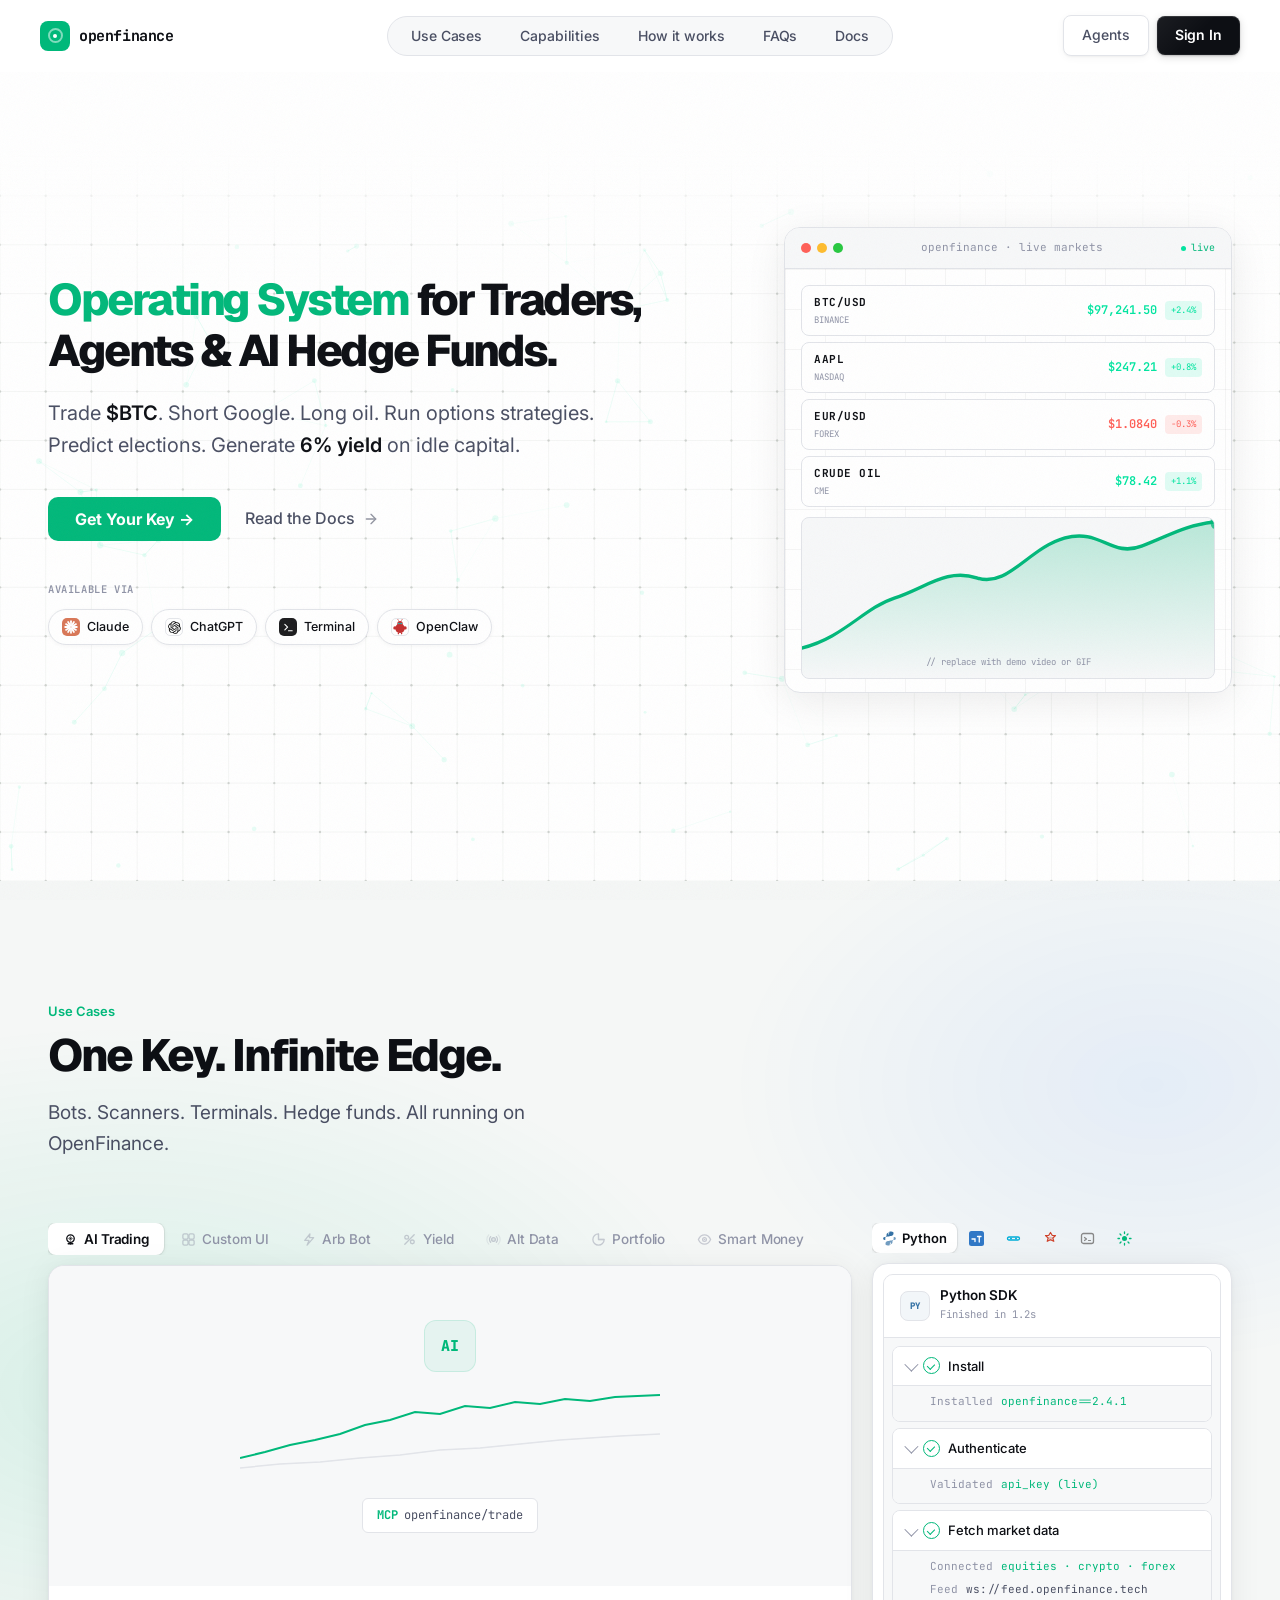
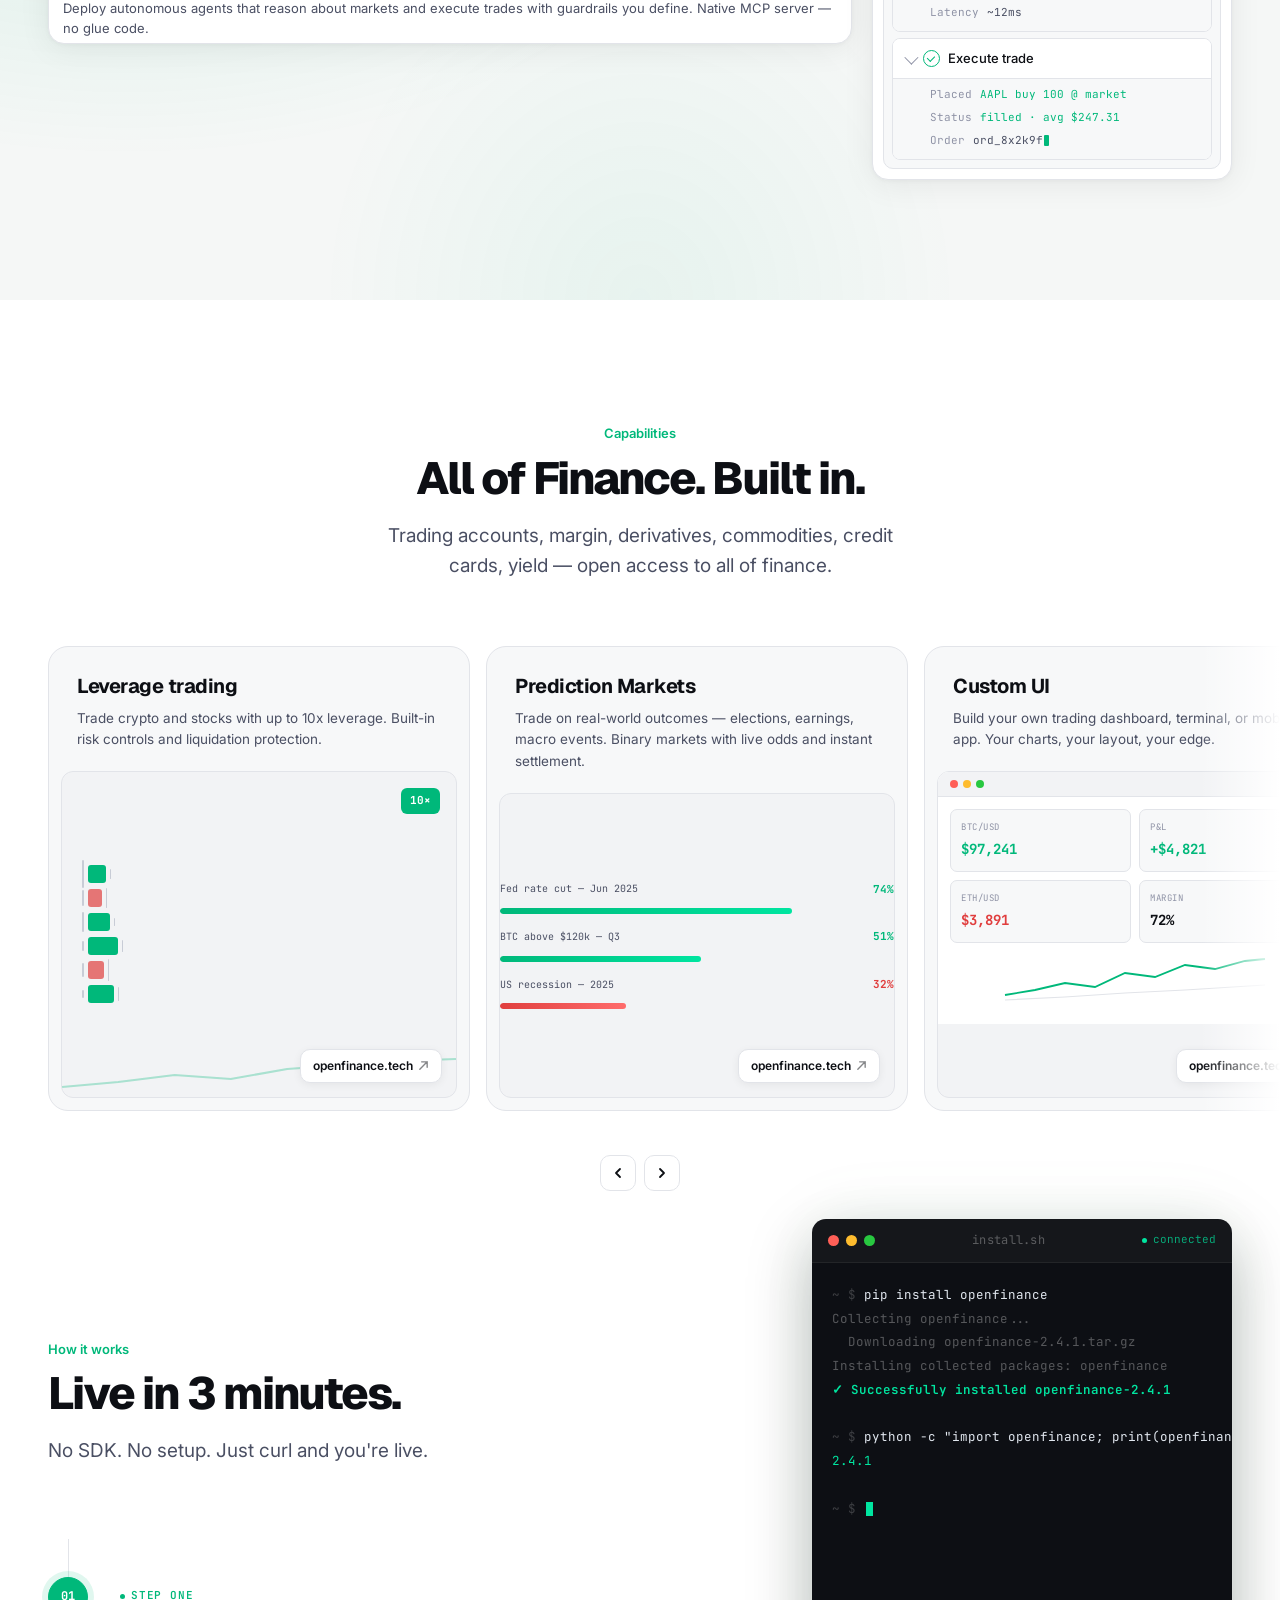
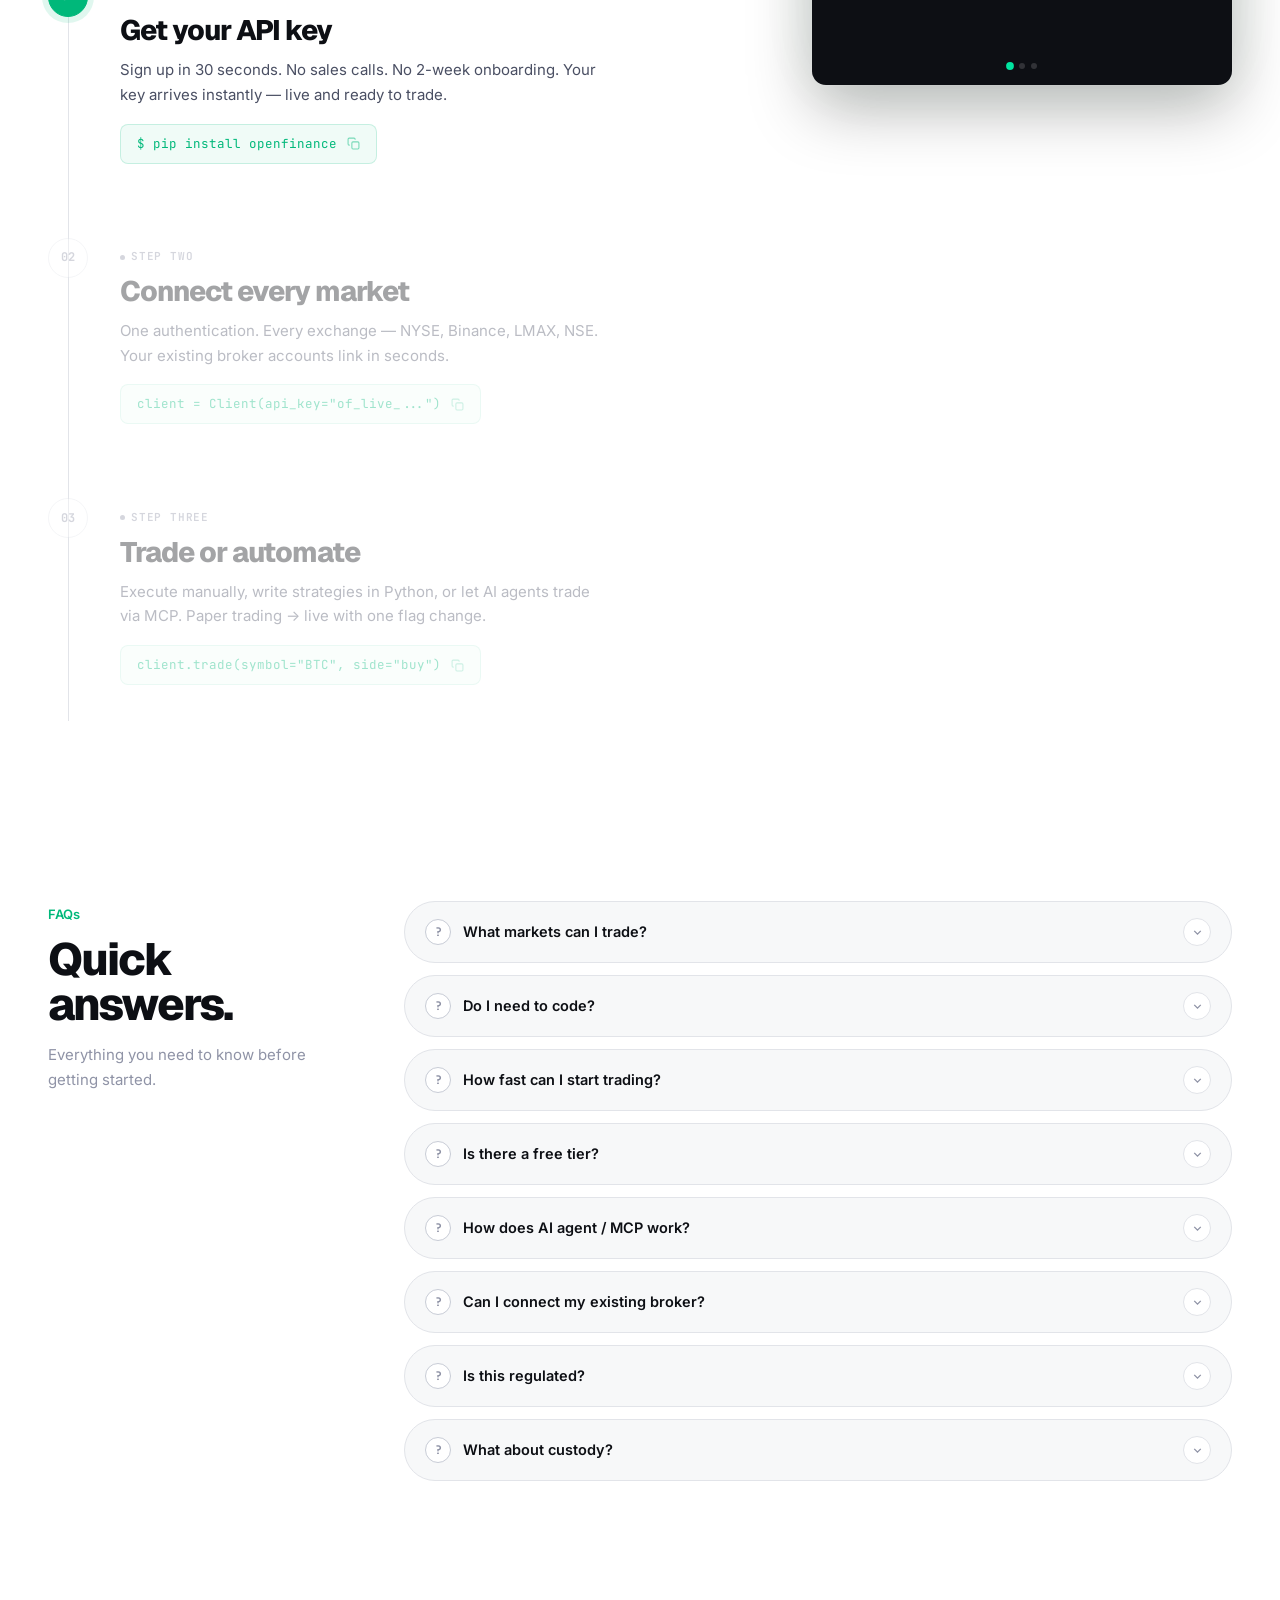
<file: index.html>
<!DOCTYPE html>
<html lang="en">
<head>
  <meta charset="UTF-8">
  <meta name="viewport" content="width=device-width, initial-scale=1.0">
  <title>OpenFinance — Every Market. One API.</title>
  <link rel="preconnect" href="https://fonts.googleapis.com">
  <link rel="preconnect" href="https://fonts.gstatic.com" crossorigin>
  <link href="https://fonts.googleapis.com/css2?family=Geist:wght@400;500;600;700;800;900&family=Inter:wght@400;500;600;700&family=JetBrains+Mono:wght@400;500;600;700&display=swap" rel="stylesheet">
  <link rel="stylesheet" href="global.css">
</head>
<body>

<div data-include="sections/nav.html"></div>
<div data-include="sections/hero.html"></div>
<div data-include="sections/usecases.html"></div>
<div data-include="sections/capabilities.html"></div>
<div data-include="sections/how-it-works.html"></div>
<div data-include="sections/faq.html"></div>
<div data-include="sections/footer.html"></div>

<script>
  // Load all section partials, then init scroll reveals
  function injectHTML(el, html) {
    el.outerHTML = html;
  }

  function runScripts(container) {
    container.querySelectorAll('script').forEach(oldScript => {
      const newScript = document.createElement('script');
      newScript.textContent = oldScript.textContent;
      oldScript.parentNode.replaceChild(newScript, oldScript);
    });
  }

  const includes = document.querySelectorAll('[data-include]');
  const promises = Array.from(includes).map(el =>
    fetch(el.dataset.include)
      .then(r => r.text())
      .then(html => {
        const tmp = document.createElement('div');
        tmp.innerHTML = html;
        el.replaceWith(tmp);
        runScripts(tmp);
      })
  );

  Promise.all(promises).then(() => {
    // Scroll to hash if present (handles cross-page nav from agents etc.)
    if (window.location.hash) {
      const target = document.querySelector(window.location.hash);
      if (target) setTimeout(() => target.scrollIntoView({ behavior: 'smooth' }), 100);
    }

    const reveals = document.querySelectorAll('.reveal');
    const observer = new IntersectionObserver((entries) => {
      entries.forEach((entry, i) => {
        if (entry.isIntersecting) {
          setTimeout(() => entry.target.classList.add('visible'), i * 80);
          observer.unobserve(entry.target);
        }
      });
    }, { threshold: 0.1, rootMargin: '0px 0px -40px 0px' });
    reveals.forEach(el => observer.observe(el));
  });
</script>

</body>
</html>
</file>
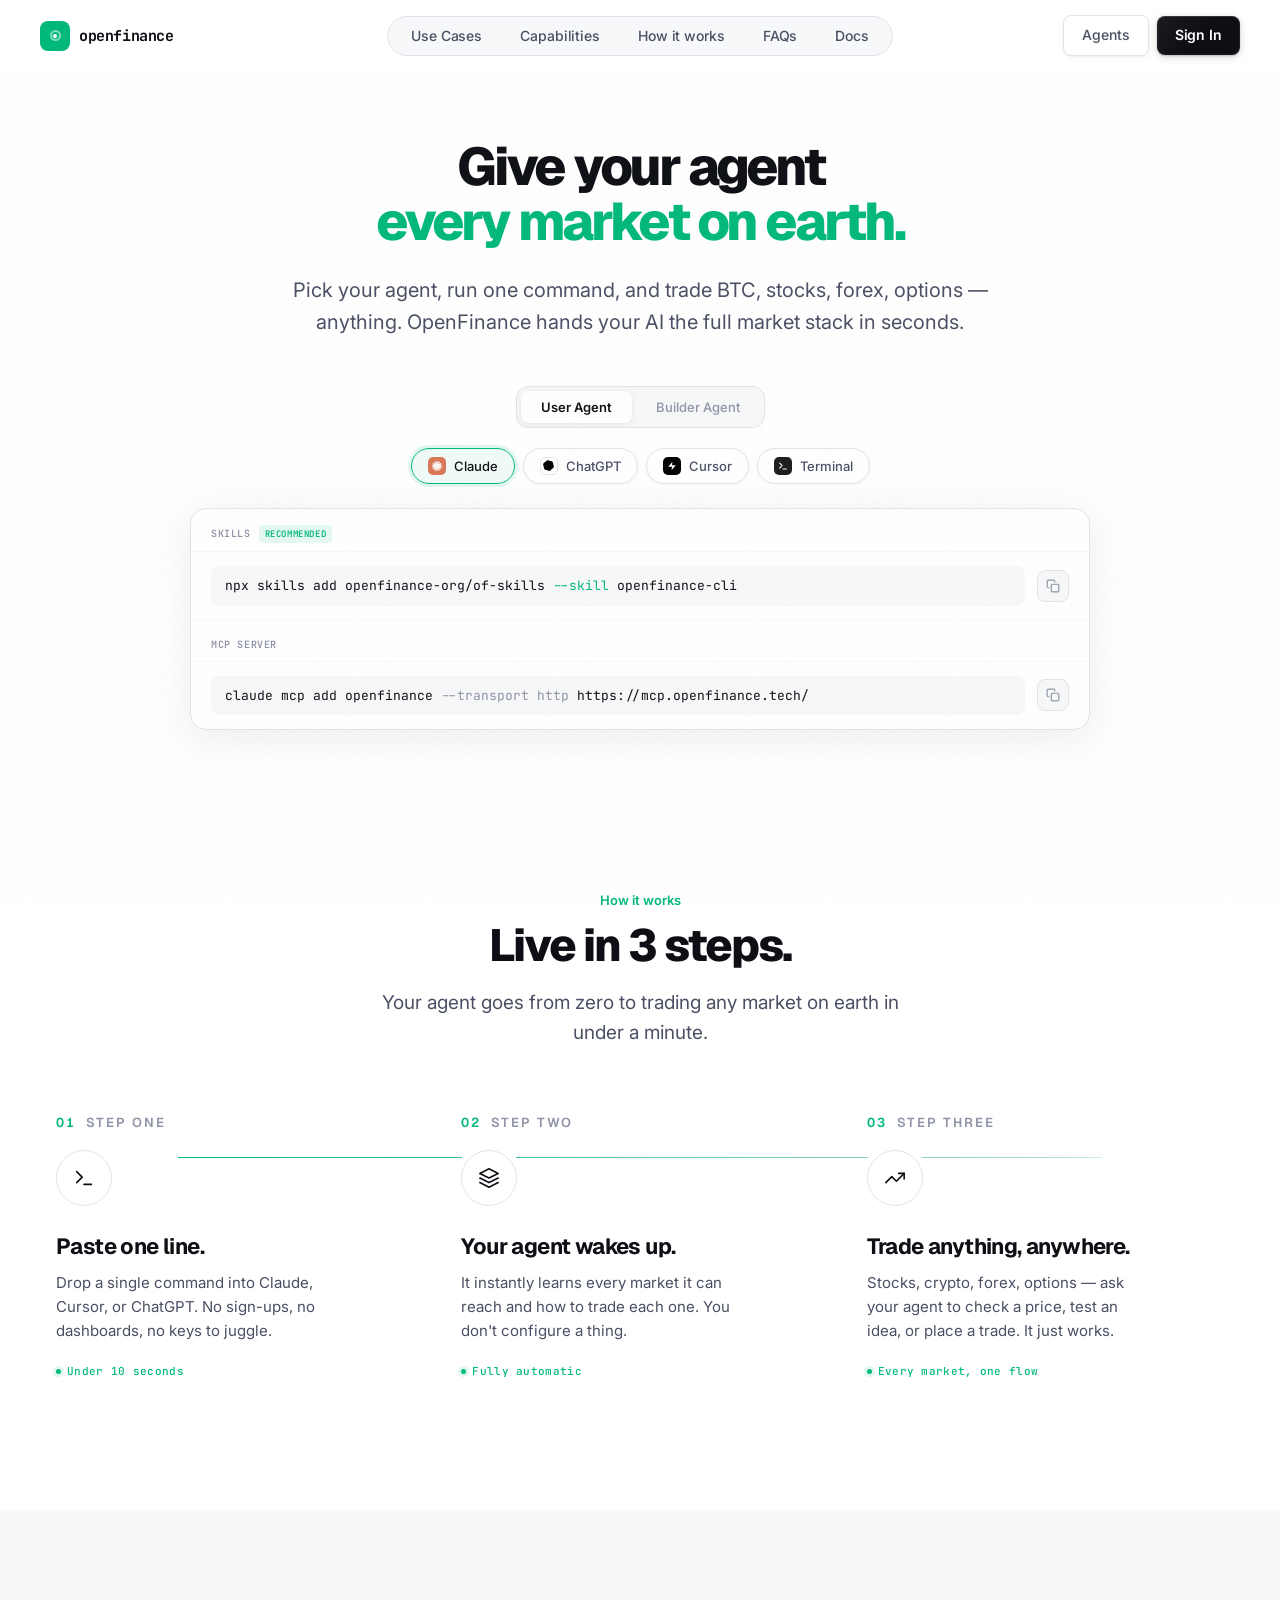
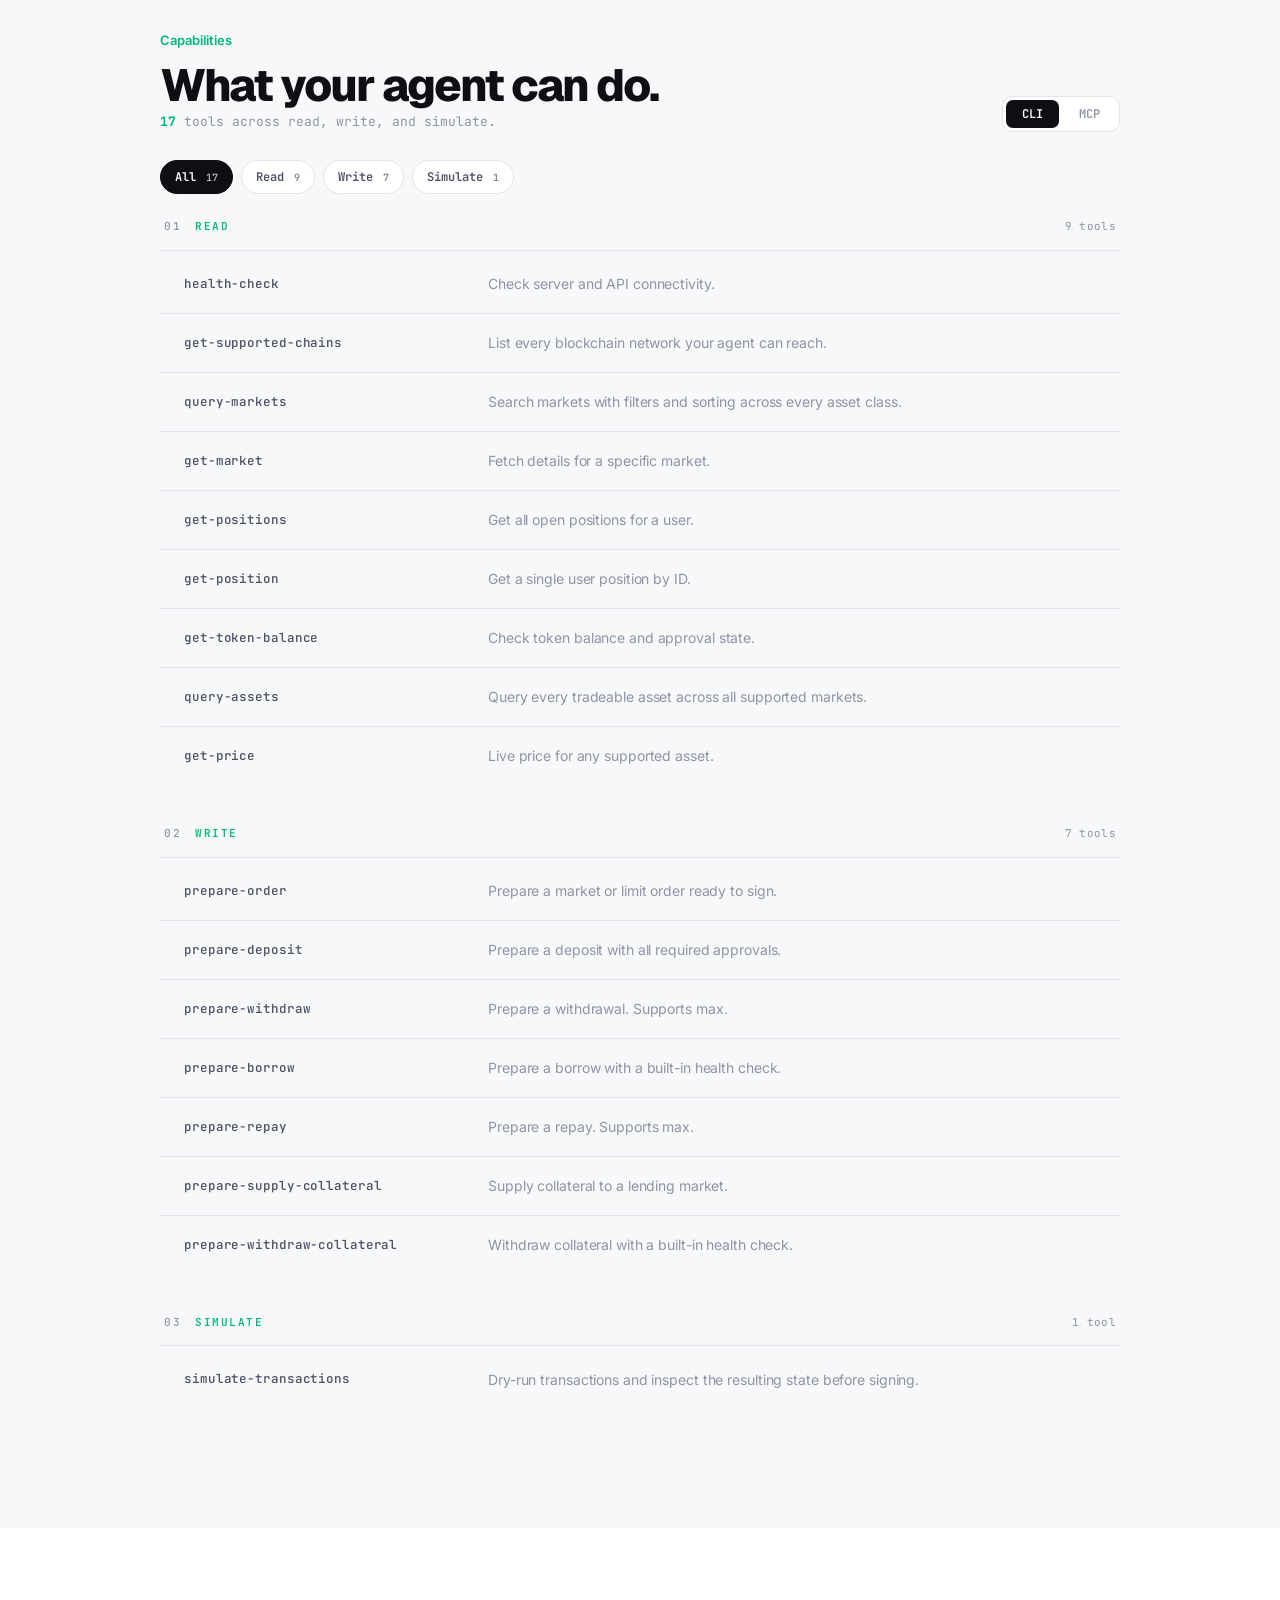
<file: agents.html>
<!DOCTYPE html>
<html lang="en">
<head>
  <meta charset="UTF-8">
  <meta name="viewport" content="width=device-width, initial-scale=1.0">
  <title>OpenFinance Agents — Give your agent every market on earth.</title>
  <link rel="preconnect" href="https://fonts.googleapis.com">
  <link rel="preconnect" href="https://fonts.gstatic.com" crossorigin>
  <link href="https://fonts.googleapis.com/css2?family=Geist:wght@400;500;600;700;800;900&family=Inter:wght@400;500;600;700&family=JetBrains+Mono:wght@400;500;600;700&display=swap" rel="stylesheet">
  <link rel="stylesheet" href="global.css">
  <style>
    /* ── PAGE RESET ── */
    *, *::before, *::after { box-sizing: border-box; margin: 0; padding: 0; }

    body {
      background: #ffffff;
      color: var(--text-primary);
      font-family: var(--font-body);
      -webkit-font-smoothing: antialiased;
      overflow-x: hidden;
    }

    /* ── HERO ── */
    .agents-hero {
      position: relative;
      display: flex;
      align-items: center;
      justify-content: center;
      padding: 140px 48px 40px;
      overflow: hidden;
      background: #fff;
    }

    /* Animated grid background */


    .hero-content {
      position: relative;
      z-index: 1;
      text-align: center;
      max-width: 1280px;
      width: 100%;
    }

    .hero-badge {
      display: inline-flex; align-items: center; gap: 8px;
      background: rgba(0,184,122,0.08);
      border: 1px solid rgba(0,184,122,0.2);
      border-radius: 100px; padding: 6px 14px 6px 8px;
      margin-bottom: 32px;
      opacity: 0; animation: fadeUp 0.5s ease 0.1s forwards;
    }
    .hero-badge-dot {
      width: 6px; height: 6px; border-radius: 50%; background: var(--accent);
      animation: pulse-green 2s ease infinite;
    }
    .hero-badge-text {
      font-family: var(--font-mono); font-size: 11px; font-weight: 600;
      letter-spacing: 0.5px; color: var(--accent); text-transform: uppercase;
    }

    .hero-h1 {
      font-family: var(--font-display);
      font-size: clamp(28.5px, 4.125vw, 57px);
      font-weight: 800;
      letter-spacing: -3px;
      line-height: 1.04;
      color: var(--text-primary);
      margin-bottom: 24px;
      opacity: 0; animation: fadeUp 0.7s cubic-bezier(0.22,1,0.36,1) 0.2s forwards;
    }
    .hero-h1 em { font-style: normal; color: var(--accent); }

    .hero-sub {
      font-size: 20px; font-weight: 400;
      color: var(--text-secondary); line-height: 1.6;
      max-width: 780px; margin: 0 auto 48px;
      opacity: 0; animation: fadeUp 0.6s ease 0.35s forwards;
    }

    /* ── AGENT + CLIENT SELECTOR ── */
    .selector-wrap {
      opacity: 0; animation: fadeUp 0.6s ease 0.45s forwards;
    }

    .selector-tabs {
      display: inline-flex; gap: 4px;
      background: var(--bg-elevated); border: 1px solid var(--border);
      border-radius: 12px; padding: 4px; margin-bottom: 20px;
    }
    .selector-tab {
      font-family: var(--font-body); font-size: 13px; font-weight: 500;
      color: var(--text-muted); background: transparent; border: none;
      padding: 8px 20px; border-radius: 8px; cursor: pointer;
      transition: all 0.2s ease;
    }
    .selector-tab.active {
      background: #fff; color: var(--text-primary);
      box-shadow: 0 1px 6px rgba(0,0,0,0.08);
      font-weight: 600;
    }

    /* Client pills */
    .client-pills {
      display: flex; justify-content: center; gap: 8px;
      flex-wrap: wrap; margin-bottom: 24px;
    }
    .client-pill {
      display: inline-flex; align-items: center; gap: 8px;
      padding: 8px 16px; border-radius: 100px;
      border: 1px solid var(--border); background: #fff;
      font-family: var(--font-body); font-size: 13px; font-weight: 500;
      color: var(--text-secondary); cursor: pointer;
      transition: all 0.2s ease;
      box-shadow: 0 1px 4px rgba(0,0,0,0.04);
    }
    .client-pill:hover { border-color: var(--border-highlight); transform: translateY(-1px); box-shadow: 0 4px 12px rgba(0,0,0,0.08); }
    .client-pill.active {
      border-color: var(--accent); background: rgba(0,184,122,0.06);
      color: var(--text-primary);
      box-shadow: 0 0 0 3px rgba(0,184,122,0.12);
    }
    .client-icon {
      width: 18px; height: 18px; border-radius: 5px;
      display: flex; align-items: center; justify-content: center; flex-shrink: 0;
    }

    /* Command panel */
    .command-panel {
      background: #fff;
      border: 1px solid var(--border);
      border-radius: 16px;
      overflow: hidden;
      max-width: 900px;
      margin: 0 auto;
      box-shadow: 0 8px 40px rgba(0,0,0,0.07);
    }

    .cmd-section { display: none; }
    .cmd-section.active { display: block; }

    .cmd-block {
      padding: 0;
    }

    .cmd-label {
      font-family: var(--font-mono); font-size: 10px; font-weight: 600;
      letter-spacing: 0.6px; text-transform: uppercase;
      color: var(--text-muted); padding: 16px 20px 8px;
      border-bottom: 1px solid var(--bg-elevated);
      display: flex; align-items: center; gap: 8px;
    }
    .cmd-label-badge {
      background: rgba(0,184,122,0.1); color: var(--accent);
      font-size: 9px; padding: 2px 6px; border-radius: 4px;
    }

    .cmd-row {
      display: flex; align-items: center;
      padding: 14px 20px; gap: 12px;
      border-bottom: 1px solid var(--bg-elevated);
    }
    .cmd-row:last-child { border-bottom: none; }

    .cmd-text {
      flex: 1; font-family: var(--font-mono); font-size: 13px;
      color: var(--text-primary); text-align: left;
      background: var(--bg-elevated); border-radius: 8px;
      padding: 10px 14px; line-height: 1.5;
    }
    .cmd-text .cmd-dim { color: var(--text-muted); }
    .cmd-text .cmd-green { color: var(--accent); }

    .cmd-copy {
      width: 32px; height: 32px; flex-shrink: 0;
      background: var(--bg-elevated); border: 1px solid var(--border);
      border-radius: 8px; cursor: pointer; display: flex;
      align-items: center; justify-content: center;
      color: var(--text-muted); transition: all 0.15s;
    }
    .cmd-copy:hover { background: var(--bg-card); color: var(--text-primary); }
    .cmd-copy.copied { background: rgba(0,184,122,0.1); border-color: rgba(0,184,122,0.3); color: var(--accent); }

    /* ── HOW IT WORKS ── */
    .hiw-section {
      padding: var(--section-gap) 48px;
      max-width: 1280px; margin: 0 auto;
    }

    .hiw-header {
      text-align: center; margin-bottom: 40px;
    }

    .hiw-steps {
      position: relative;
      display: grid; grid-template-columns: repeat(3, 1fr);
      gap: 32px;
      padding: 24px 0 8px;
    }

    /* Connective thread running through all three steps */
    .hiw-thread {
      position: absolute;
      top: 68px; left: 11%; right: 11%;
      height: 1px;
      background: linear-gradient(90deg,
        transparent 0%,
        var(--border) 8%,
        var(--border) 92%,
        transparent 100%);
      z-index: 0;
      pointer-events: none;
    }
    .hiw-thread::after {
      content: '';
      position: absolute; inset: 0;
      background: linear-gradient(90deg, var(--accent), rgba(0,184,122,0.2));
      transform: scaleX(0); transform-origin: left center;
      transition: transform 1.6s cubic-bezier(.22,.61,.36,1);
    }
    .hiw-thread.draw::after { transform: scaleX(1); }

    .hiw-step {
      position: relative;
      padding: 0 8px;
      opacity: 0; transform: translateY(24px);
      z-index: 1;
    }

    /* Oversized numeral as typographic anchor */
    .hiw-numeral {
      font-family: var(--font-display);
      font-size: 13px; font-weight: 600;
      letter-spacing: 2px;
      color: var(--text-muted);
      margin-bottom: 16px;
      font-variant-numeric: tabular-nums;
      text-transform: uppercase;
    }
    .hiw-numeral span {
      color: var(--accent); margin-right: 10px;
    }

    /* Circular node that sits on the thread */
    .hiw-node {
      width: 56px; height: 56px; border-radius: 50%;
      background: #fff;
      border: 1px solid var(--border);
      display: flex; align-items: center; justify-content: center;
      color: var(--text-primary);
      margin-bottom: 28px;
      position: relative;
      transition: all 0.4s cubic-bezier(.22,.61,.36,1);
      box-shadow: 0 0 0 6px #fff;
    }
    .hiw-node::before {
      content: ''; position: absolute; inset: -1px;
      border-radius: 50%;
      background: conic-gradient(from 0deg, transparent, var(--accent), transparent);
      opacity: 0; transition: opacity 0.5s;
      z-index: -1;
      padding: 1px;
      -webkit-mask: linear-gradient(#fff 0 0) content-box, linear-gradient(#fff 0 0);
              mask: linear-gradient(#fff 0 0) content-box, linear-gradient(#fff 0 0);
      -webkit-mask-composite: xor;
              mask-composite: exclude;
    }
    .hiw-step:hover .hiw-node {
      border-color: var(--accent);
      color: var(--accent);
      transform: translateY(-2px);
    }
    .hiw-step:hover .hiw-node::before { opacity: 1; animation: spin 3s linear infinite; }
    @keyframes spin { to { transform: rotate(360deg); } }

    .hiw-title {
      font-family: var(--font-display);
      font-size: 22px; font-weight: 700;
      letter-spacing: -0.6px; color: var(--text-primary);
      margin-bottom: 12px;
      line-height: 1.15;
    }

    .hiw-desc {
      font-size: 15px; color: var(--text-secondary);
      line-height: 1.6;
      max-width: 32ch;
    }

    /* Kicker tag — small affirming phrase under description */
    .hiw-kicker {
      margin-top: 20px;
      display: inline-flex; align-items: center; gap: 6px;
      font-family: var(--font-mono);
      font-size: 11px; font-weight: 500;
      color: var(--accent);
      letter-spacing: 0.3px;
    }
    .hiw-kicker::before {
      content: ''; width: 5px; height: 5px; border-radius: 50%;
      background: var(--accent);
      box-shadow: 0 0 0 3px rgba(0,184,122,0.12);
    }

    /* Reveal animation applied via JS when in view */
    .hiw-step.in-view {
      opacity: 1; transform: translateY(0);
      transition: opacity 0.8s cubic-bezier(.22,.61,.36,1), transform 0.8s cubic-bezier(.22,.61,.36,1);
    }

    /* ── TOOLS TABLE ── */
    .tools-section {
      padding: var(--section-gap) 48px;
      background: var(--bg-elevated);
    }
    .tools-inner {
      max-width: 960px; margin: 0 auto;
    }

    .tools-header {
      display: flex; align-items: flex-end; justify-content: space-between;
      margin-bottom: 28px; flex-wrap: wrap; gap: 20px;
    }

    .tools-count {
      font-family: var(--font-mono); font-size: 13px;
      color: var(--text-muted);
    }
    .tools-count span { color: var(--accent); font-weight: 700; }

    .tools-tabs {
      display: flex; gap: 4px;
      background: #fff; border: 1px solid var(--border);
      border-radius: 10px; padding: 3px;
    }
    .tools-tab {
      font-family: var(--font-mono); font-size: 12px; font-weight: 600;
      color: var(--text-muted); background: transparent; border: none;
      padding: 6px 16px; border-radius: 7px; cursor: pointer;
      transition: all 0.15s;
    }
    .tools-tab.active {
      background: var(--text-primary); color: #fff;
    }

    /* Filter pills — All / Read / Write / Simulate */
    .tools-filters {
      display: flex; flex-wrap: wrap; gap: 8px;
      margin-bottom: 24px;
    }
    .tools-filter {
      display: inline-flex; align-items: center; gap: 8px;
      background: #fff;
      border: 1px solid var(--border);
      border-radius: 100px;
      padding: 8px 14px;
      font-family: var(--font-mono); font-size: 12px; font-weight: 600;
      color: var(--text-secondary);
      cursor: pointer;
      transition: all 0.2s cubic-bezier(.22,.61,.36,1);
      position: relative;
    }
    .tools-filter:hover {
      border-color: var(--text-muted); color: var(--text-primary);
    }
    .tools-filter[aria-pressed="true"] {
      background: var(--text-primary);
      border-color: var(--text-primary);
      color: #fff;
    }
    .tools-filter-count {
      font-size: 10px;
      font-variant-numeric: tabular-nums;
      opacity: 0.7;
      margin-left: 2px;
    }

    /* Refined table — open, no outer chrome */
    .tools-table {
      background: transparent;
      border: none;
      border-radius: 0;
      overflow: visible;
    }

    .tools-group {
      position: relative;
    }
    .tools-group + .tools-group {
      margin-top: 40px;
    }

    /* Group header — echoes the site's section-label pattern at a smaller scale */
    .tools-group-head {
      display: flex; align-items: baseline;
      gap: 14px;
      padding: 0 4px 14px;
      margin-bottom: 4px;
      border-bottom: 1px solid var(--border);
    }
    .tools-group-numeral {
      font-family: var(--font-mono);
      font-size: 11px; font-weight: 500;
      font-variant-numeric: tabular-nums;
      color: var(--text-muted);
      letter-spacing: 1.5px;
    }
    .tools-group-name {
      font-family: var(--font-mono);
      font-size: 11px; font-weight: 600;
      letter-spacing: 1.5px;
      color: var(--accent);
      text-transform: uppercase;
    }
    .tools-group-count {
      margin-left: auto;
      font-family: var(--font-mono);
      font-size: 11px; font-weight: 400;
      font-variant-numeric: tabular-nums;
      color: var(--text-muted);
      letter-spacing: 0.3px;
    }

    /* Row — open, separated by hairlines */
    .tool-row {
      position: relative;
      display: grid;
      grid-template-columns: minmax(220px, 280px) 1fr auto;
      align-items: center;
      gap: 24px;
      padding: 16px 20px 16px 24px;
      border-bottom: 1px solid var(--border);
      transition: background 0.3s ease, padding-left 0.4s cubic-bezier(.22,.61,.36,1);
    }
    .tools-group .tool-row:last-of-type { border-bottom: none; }

    /* Hover — thin horizontal rule slides in at the left as a typographic mark */
    .tool-row::before {
      content: '';
      position: absolute; left: 4px; top: 50%;
      width: 12px; height: 1px;
      background: var(--text-secondary);
      transform: translateY(-50%) scaleX(0);
      transform-origin: left center;
      transition: transform 0.4s cubic-bezier(.22,.61,.36,1);
    }
    .tool-row:hover {
      background: rgba(10,15,28,0.02);
      padding-left: 42px;
    }
    .tool-row:hover::before { transform: translateY(-50%) scaleX(1); }

    .tool-name {
      font-family: var(--font-mono);
      font-size: 12.5px; font-weight: 500;
      color: var(--text-secondary);
      letter-spacing: -0.1px;
      white-space: nowrap; overflow: hidden; text-overflow: ellipsis;
      min-width: 0;
      transition: color 0.25s ease;
    }
    .tool-row:hover .tool-name { color: var(--text-primary); }

    .tool-desc {
      font-size: 14px;
      color: var(--text-muted);
      line-height: 1.5;
      letter-spacing: -0.1px;
      transition: color 0.25s ease;
    }
    .tool-row:hover .tool-desc { color: var(--text-secondary); }

    .tool-copy {
      display: inline-flex; align-items: center; gap: 6px;
      background: transparent; border: none;
      padding: 6px 10px;
      border-radius: 6px;
      font-family: var(--font-mono);
      font-size: 11px; font-weight: 500;
      letter-spacing: 0.3px;
      text-transform: uppercase;
      color: var(--text-muted);
      cursor: pointer;
      opacity: 0;
      transform: translateX(-6px);
      transition: opacity 0.25s, transform 0.25s, color 0.2s, background 0.2s;
      white-space: nowrap;
    }
    .tool-row:hover .tool-copy { opacity: 1; transform: translateX(0); }
    .tool-copy:hover {
      color: var(--text-primary);
      background: rgba(10,15,28,0.05);
    }
    .tool-copy.copied { color: var(--accent); }

    .tool-row.is-hidden { display: none; }
    .tools-group.is-hidden { display: none; }

    .tools-empty {
      text-align: center;
      padding: 60px 20px;
      font-family: var(--font-mono);
      font-size: 13px;
      color: var(--text-muted);
      display: none;
    }
    .tools-empty.show { display: block; }

    /* ── ANIMATIONS ── */
    @keyframes fadeUp {
      from { opacity: 0; transform: translateY(16px); }
      to   { opacity: 1; transform: translateY(0); }
    }
    @keyframes pulse-green {
      0%, 100% { box-shadow: 0 0 0 0 rgba(0,184,122,0.4); }
      50%       { box-shadow: 0 0 0 5px rgba(0,184,122,0); }
    }
    @keyframes pulse-dot {
      0%, 100% { opacity: 1; box-shadow: 0 0 12px var(--accent); }
      50%       { opacity: 0.6; box-shadow: 0 0 4px var(--accent); }
    }

    .reveal {
      opacity: 0; transform: translateY(24px);
      transition: all 0.7s cubic-bezier(0.22,1,0.36,1);
    }
    .reveal.visible { opacity: 1; transform: translateY(0); }

    /* ── RESPONSIVE ── */
    @media (max-width: 960px) {
      .agents-hero { padding: 120px 24px 32px; }
      .hiw-section { padding: 60px 24px; }
      .hiw-steps { grid-template-columns: 1fr; gap: 48px; padding-top: 16px; }
      .hiw-thread { display: none; }
      .hiw-node { box-shadow: none; }
      .tools-section { padding: 60px 24px; }
    }

    @media (max-width: 640px) {
      .hero-h1 { letter-spacing: -2px; }
      .tools-header { flex-direction: column; align-items: flex-start; }
      .tool-row {
        grid-template-columns: 1fr auto;
        grid-template-areas:
          "name copy"
          "desc desc";
        gap: 4px 12px;
        padding: 14px 18px;
      }
      .tool-row .tool-name { grid-area: name; }
      .tool-row .tool-desc { grid-area: desc; font-size: 13px; }
      .tool-row .tool-copy {
        grid-area: copy;
        opacity: 1; transform: none;
        padding: 2px 6px;
      }
      .tools-group-head { padding: 16px 18px 8px; }
    }
  </style>
</head>
<body>

<div data-include="sections/nav.html"></div>
<script>
  (function() {
    function loadIncludes() {
      document.querySelectorAll('[data-include]').forEach(el => {
        fetch(el.dataset.include).then(r => r.text()).then(html => {
          const tmp = document.createElement('div');
          tmp.innerHTML = html;
          el.replaceWith(tmp);
          tmp.querySelectorAll('script').forEach(old => {
            const s = document.createElement('script');
            s.textContent = old.textContent;
            old.parentNode.replaceChild(s, old);
          });
        });
      });
    }
    if (document.readyState === 'loading') {
      document.addEventListener('DOMContentLoaded', loadIncludes);
    } else {
      loadIncludes();
    }
  })();
</script>

<!-- ── HERO ── -->
<section class="agents-hero">

  <div class="hero-content">
    <h1 class="hero-h1">
      Give your agent<br><em>every market on earth.</em>
    </h1>

    <p class="hero-sub">
      Pick your agent, run one command, and trade BTC, stocks, forex, options — anything. OpenFinance hands your AI the full market stack in seconds.
    </p>

    <!-- Agent type tabs -->
    <div class="selector-wrap">
      <div class="selector-tabs" id="agentTypeTabs">
        <button class="selector-tab active" data-type="user">User Agent</button>
        <button class="selector-tab" data-type="builder">Builder Agent</button>
      </div>

      <!-- Client pills -->
      <div class="client-pills" id="clientPills">
        <button class="client-pill active" data-client="claude">
          <div class="client-icon" style="background:#d97757;overflow:hidden;">
            <svg width="12" height="12" viewBox="0 0 100 100" xmlns="http://www.w3.org/2000/svg"><g transform="translate(50,50)"><rect x="-5.5" y="-42" width="11" height="40" rx="5.5" fill="white" transform="rotate(0)"/><rect x="-5.5" y="-42" width="11" height="37" rx="5.5" fill="white" transform="rotate(30)"/><rect x="-5.5" y="-42" width="11" height="37" rx="5.5" fill="white" transform="rotate(60)"/><rect x="-5.5" y="-42" width="11" height="40" rx="5.5" fill="white" transform="rotate(90)"/><rect x="-5.5" y="-42" width="11" height="37" rx="5.5" fill="white" transform="rotate(120)"/><rect x="-5.5" y="-42" width="11" height="37" rx="5.5" fill="white" transform="rotate(150)"/><rect x="-5.5" y="-42" width="11" height="40" rx="5.5" fill="white" transform="rotate(180)"/><rect x="-5.5" y="-42" width="11" height="37" rx="5.5" fill="white" transform="rotate(210)"/><rect x="-5.5" y="-42" width="11" height="37" rx="5.5" fill="white" transform="rotate(240)"/><rect x="-5.5" y="-42" width="11" height="40" rx="5.5" fill="white" transform="rotate(270)"/><rect x="-5.5" y="-42" width="11" height="37" rx="5.5" fill="white" transform="rotate(300)"/><rect x="-5.5" y="-42" width="11" height="37" rx="5.5" fill="white" transform="rotate(330)"/></g></svg>
          </div>
          Claude
        </button>
        <button class="client-pill" data-client="chatgpt">
          <div class="client-icon" style="background:#fff;border:1px solid #e5e7eb;">
            <svg width="11" height="11" viewBox="0 0 41 41" fill="none"><path d="M37.532 16.87a9.963 9.963 0 00-.856-8.184 10.078 10.078 0 00-10.855-4.835 9.964 9.964 0 00-7.505-3.348 10.079 10.079 0 00-9.612 6.977 9.967 9.967 0 00-6.664 4.834 10.08 10.08 0 001.24 11.817 9.965 9.965 0 00.856 8.185 10.079 10.079 0 0010.855 4.835 9.965 9.965 0 007.504 3.347 10.078 10.078 0 009.617-6.981 9.967 9.967 0 006.663-4.834 10.079 10.079 0 00-1.243-11.813z" fill="#000"/></svg>
          </div>
          ChatGPT
        </button>
        <button class="client-pill" data-client="cursor">
          <div class="client-icon" style="background:#000;">
            <svg width="10" height="10" viewBox="0 0 24 24" fill="white"><path d="M13 2L3 14h9l-1 8 10-12h-9l1-8z"/></svg>
          </div>
          Cursor
        </button>
        <button class="client-pill" data-client="terminal">
          <div class="client-icon" style="background:#1c1c1e;">
            <svg width="10" height="10" viewBox="0 0 24 24" fill="none" stroke="white" stroke-width="2.5" stroke-linecap="round" stroke-linejoin="round"><polyline points="4 17 10 11 4 5"/><line x1="12" y1="19" x2="20" y2="19"/></svg>
          </div>
          Terminal
        </button>
      </div>

      <!-- Command panel -->
      <div class="command-panel">
        <!-- Claude -->
        <div class="cmd-section active" id="panel-claude">
          <div class="cmd-label">
            <span>Skills</span>
            <span class="cmd-label-badge">recommended</span>
          </div>
          <div class="cmd-row">
            <div class="cmd-text">npx skills add openfinance-org/of-skills <span class="cmd-green">--skill</span> openfinance-cli</div>
            <button class="cmd-copy" data-cmd="npx skills add openfinance-org/of-skills --skill openfinance-cli" title="Copy">
              <svg width="14" height="14" viewBox="0 0 24 24" fill="none" stroke="currentColor" stroke-width="2" stroke-linecap="round"><rect x="9" y="9" width="13" height="13" rx="2"/><path d="M5 15H4a2 2 0 01-2-2V4a2 2 0 012-2h9a2 2 0 012 2v1"/></svg>
            </button>
          </div>
          <div class="cmd-label">MCP Server</div>
          <div class="cmd-row">
            <div class="cmd-text">claude mcp add openfinance <span class="cmd-dim">--transport http</span> https://mcp.openfinance.tech/</div>
            <button class="cmd-copy" data-cmd="claude mcp add openfinance --transport http https://mcp.openfinance.tech/" title="Copy">
              <svg width="14" height="14" viewBox="0 0 24 24" fill="none" stroke="currentColor" stroke-width="2" stroke-linecap="round"><rect x="9" y="9" width="13" height="13" rx="2"/><path d="M5 15H4a2 2 0 01-2-2V4a2 2 0 012-2h9a2 2 0 012 2v1"/></svg>
            </button>
          </div>
        </div>

        <!-- ChatGPT -->
        <div class="cmd-section" id="panel-chatgpt">
          <div class="cmd-label">
            <span>Skills</span>
            <span class="cmd-label-badge">recommended</span>
          </div>
          <div class="cmd-row">
            <div class="cmd-text">npx skills add openfinance-org/of-skills <span class="cmd-green">--skill</span> openfinance-cli</div>
            <button class="cmd-copy" data-cmd="npx skills add openfinance-org/of-skills --skill openfinance-cli">
              <svg width="14" height="14" viewBox="0 0 24 24" fill="none" stroke="currentColor" stroke-width="2" stroke-linecap="round"><rect x="9" y="9" width="13" height="13" rx="2"/><path d="M5 15H4a2 2 0 01-2-2V4a2 2 0 012-2h9a2 2 0 012 2v1"/></svg>
            </button>
          </div>
          <div class="cmd-label">MCP Server</div>
          <div class="cmd-row">
            <div class="cmd-text">codex mcp add openfinance <span class="cmd-dim">--url</span> https://mcp.openfinance.tech/</div>
            <button class="cmd-copy" data-cmd="codex mcp add openfinance --url https://mcp.openfinance.tech/">
              <svg width="14" height="14" viewBox="0 0 24 24" fill="none" stroke="currentColor" stroke-width="2" stroke-linecap="round"><rect x="9" y="9" width="13" height="13" rx="2"/><path d="M5 15H4a2 2 0 01-2-2V4a2 2 0 012-2h9a2 2 0 012 2v1"/></svg>
            </button>
          </div>
        </div>

        <!-- Cursor -->
        <div class="cmd-section" id="panel-cursor">
          <div class="cmd-label">MCP Server — add to <code style="font-family:var(--font-mono);font-size:10px;background:var(--bg-card);padding:2px 6px;border-radius:4px;">.cursor/mcp.json</code></div>
          <div class="cmd-row">
            <div class="cmd-text">{ <span class="cmd-green">"mcpServers"</span>: { <span class="cmd-green">"openfinance"</span>: { <span class="cmd-green">"url"</span>: <span class="cmd-dim">"https://mcp.openfinance.tech/"</span> } } }</div>
            <button class="cmd-copy" data-cmd='{ "mcpServers": { "openfinance": { "url": "https://mcp.openfinance.tech/" } } }'>
              <svg width="14" height="14" viewBox="0 0 24 24" fill="none" stroke="currentColor" stroke-width="2" stroke-linecap="round"><rect x="9" y="9" width="13" height="13" rx="2"/><path d="M5 15H4a2 2 0 01-2-2V4a2 2 0 012-2h9a2 2 0 012 2v1"/></svg>
            </button>
          </div>
        </div>

        <!-- Terminal -->
        <div class="cmd-section" id="panel-terminal">
          <div class="cmd-label">MCP Server endpoint</div>
          <div class="cmd-row">
            <div class="cmd-text"><span class="cmd-green">https://</span>mcp.openfinance.tech/</div>
            <button class="cmd-copy" data-cmd="https://mcp.openfinance.tech/">
              <svg width="14" height="14" viewBox="0 0 24 24" fill="none" stroke="currentColor" stroke-width="2" stroke-linecap="round"><rect x="9" y="9" width="13" height="13" rx="2"/><path d="M5 15H4a2 2 0 01-2-2V4a2 2 0 012-2h9a2 2 0 012 2v1"/></svg>
            </button>
          </div>
          <div style="padding:12px 20px;font-size:12px;color:var(--text-muted);font-family:var(--font-mono);">HTTP Streamable transport. Compatible with any MCP client.</div>
        </div>
      </div>


    </div>
  </div>
</section>

<!-- ── HOW IT WORKS ── -->
<section class="hiw-section" id="how-it-works">
  <div class="hiw-header reveal">
    <div class="section-label">How it works</div>
    <h2 class="section-title">Live in 3 steps.</h2>
    <p class="section-desc" style="margin:0 auto;">Your agent goes from zero to trading any market on earth in under a minute.</p>
  </div>

  <div class="hiw-steps reveal">
    <div class="hiw-thread" aria-hidden="true"></div>

    <div class="hiw-step" data-step="1">
      <div class="hiw-numeral"><span>01</span>Step one</div>
      <div class="hiw-node">
        <svg width="22" height="22" viewBox="0 0 24 24" fill="none" stroke="currentColor" stroke-width="1.75" stroke-linecap="round" stroke-linejoin="round"><polyline points="4 17 10 11 4 5"/><line x1="12" y1="19" x2="20" y2="19"/></svg>
      </div>
      <div class="hiw-title">Paste one line.</div>
      <div class="hiw-desc">Drop a single command into Claude, Cursor, or ChatGPT. No sign-ups, no dashboards, no keys to juggle.</div>
      <div class="hiw-kicker">Under 10 seconds</div>
    </div>

    <div class="hiw-step" data-step="2">
      <div class="hiw-numeral"><span>02</span>Step two</div>
      <div class="hiw-node">
        <svg width="22" height="22" viewBox="0 0 24 24" fill="none" stroke="currentColor" stroke-width="1.75" stroke-linecap="round" stroke-linejoin="round"><path d="M12 2L2 7l10 5 10-5-10-5z"/><path d="M2 17l10 5 10-5"/><path d="M2 12l10 5 10-5"/></svg>
      </div>
      <div class="hiw-title">Your agent wakes up.</div>
      <div class="hiw-desc">It instantly learns every market it can reach and how to trade each one. You don't configure a thing.</div>
      <div class="hiw-kicker">Fully automatic</div>
    </div>

    <div class="hiw-step" data-step="3">
      <div class="hiw-numeral"><span>03</span>Step three</div>
      <div class="hiw-node">
        <svg width="22" height="22" viewBox="0 0 24 24" fill="none" stroke="currentColor" stroke-width="1.75" stroke-linecap="round" stroke-linejoin="round"><polyline points="22 7 13.5 15.5 8.5 10.5 2 17"/><polyline points="16 7 22 7 22 13"/></svg>
      </div>
      <div class="hiw-title">Trade anything, anywhere.</div>
      <div class="hiw-desc">Stocks, crypto, forex, options — ask your agent to check a price, test an idea, or place a trade. It just works.</div>
      <div class="hiw-kicker">Every market, one flow</div>
    </div>
  </div>
</section>

<!-- ── TOOLS / CAPABILITIES ── -->
<section class="tools-section" id="capabilities">
  <div class="tools-inner">
    <div class="tools-header reveal">
      <div>
        <div class="section-label">Capabilities</div>
        <h2 class="section-title" style="margin-bottom:4px;">What your agent can do.</h2>
        <div class="tools-count"><span>17</span> tools across read, write, and simulate.</div>
      </div>
      <div class="tools-tabs" id="toolsTabs">
        <button class="tools-tab active" data-tab="cli">CLI</button>
        <button class="tools-tab" data-tab="mcp">MCP</button>
      </div>
    </div>

    <div class="tools-filters reveal" role="group" aria-label="Filter tools">
      <button class="tools-filter" data-cat="all" aria-pressed="true">
        All <span class="tools-filter-count">17</span>
      </button>
      <button class="tools-filter" data-cat="read" aria-pressed="false">
        Read <span class="tools-filter-count">9</span>
      </button>
      <button class="tools-filter" data-cat="write" aria-pressed="false">
        Write <span class="tools-filter-count">7</span>
      </button>
      <button class="tools-filter" data-cat="simulate" aria-pressed="false">
        Simulate <span class="tools-filter-count">1</span>
      </button>
    </div>

    <div class="tools-table reveal" id="toolsTable">
      <!-- READ -->
      <div class="tools-group" data-cat="read">
        <div class="tools-group-head">
          <span class="tools-group-numeral">01</span>
          <span class="tools-group-name">Read</span>
          <span class="tools-group-count">9 tools</span>
        </div>
        <div class="tool-row" data-cat="read" data-cli="health-check" data-mcp="health_check">
          <span class="tool-name">health-check</span>
          <span class="tool-desc">Check server and API connectivity.</span>
          <button class="tool-copy" aria-label="Copy command">
            <svg width="11" height="11" viewBox="0 0 24 24" fill="none" stroke="currentColor" stroke-width="2" stroke-linecap="round"><rect x="9" y="9" width="13" height="13" rx="2"/><path d="M5 15H4a2 2 0 01-2-2V4a2 2 0 012-2h9a2 2 0 012 2v1"/></svg>
            <span>Copy</span>
          </button>
        </div>
        <div class="tool-row" data-cat="read" data-cli="get-supported-chains" data-mcp="get_supported_chains">
          <span class="tool-name">get-supported-chains</span>
          <span class="tool-desc">List every blockchain network your agent can reach.</span>
          <button class="tool-copy" aria-label="Copy command">
            <svg width="11" height="11" viewBox="0 0 24 24" fill="none" stroke="currentColor" stroke-width="2" stroke-linecap="round"><rect x="9" y="9" width="13" height="13" rx="2"/><path d="M5 15H4a2 2 0 01-2-2V4a2 2 0 012-2h9a2 2 0 012 2v1"/></svg>
            <span>Copy</span>
          </button>
        </div>
        <div class="tool-row" data-cat="read" data-cli="query-markets" data-mcp="query_markets">
          <span class="tool-name">query-markets</span>
          <span class="tool-desc">Search markets with filters and sorting across every asset class.</span>
          <button class="tool-copy" aria-label="Copy command">
            <svg width="11" height="11" viewBox="0 0 24 24" fill="none" stroke="currentColor" stroke-width="2" stroke-linecap="round"><rect x="9" y="9" width="13" height="13" rx="2"/><path d="M5 15H4a2 2 0 01-2-2V4a2 2 0 012-2h9a2 2 0 012 2v1"/></svg>
            <span>Copy</span>
          </button>
        </div>
        <div class="tool-row" data-cat="read" data-cli="get-market" data-mcp="get_market">
          <span class="tool-name">get-market</span>
          <span class="tool-desc">Fetch details for a specific market.</span>
          <button class="tool-copy" aria-label="Copy command">
            <svg width="11" height="11" viewBox="0 0 24 24" fill="none" stroke="currentColor" stroke-width="2" stroke-linecap="round"><rect x="9" y="9" width="13" height="13" rx="2"/><path d="M5 15H4a2 2 0 01-2-2V4a2 2 0 012-2h9a2 2 0 012 2v1"/></svg>
            <span>Copy</span>
          </button>
        </div>
        <div class="tool-row" data-cat="read" data-cli="get-positions" data-mcp="get_positions">
          <span class="tool-name">get-positions</span>
          <span class="tool-desc">Get all open positions for a user.</span>
          <button class="tool-copy" aria-label="Copy command">
            <svg width="11" height="11" viewBox="0 0 24 24" fill="none" stroke="currentColor" stroke-width="2" stroke-linecap="round"><rect x="9" y="9" width="13" height="13" rx="2"/><path d="M5 15H4a2 2 0 01-2-2V4a2 2 0 012-2h9a2 2 0 012 2v1"/></svg>
            <span>Copy</span>
          </button>
        </div>
        <div class="tool-row" data-cat="read" data-cli="get-position" data-mcp="get_position">
          <span class="tool-name">get-position</span>
          <span class="tool-desc">Get a single user position by ID.</span>
          <button class="tool-copy" aria-label="Copy command">
            <svg width="11" height="11" viewBox="0 0 24 24" fill="none" stroke="currentColor" stroke-width="2" stroke-linecap="round"><rect x="9" y="9" width="13" height="13" rx="2"/><path d="M5 15H4a2 2 0 01-2-2V4a2 2 0 012-2h9a2 2 0 012 2v1"/></svg>
            <span>Copy</span>
          </button>
        </div>
        <div class="tool-row" data-cat="read" data-cli="get-token-balance" data-mcp="get_token_balance">
          <span class="tool-name">get-token-balance</span>
          <span class="tool-desc">Check token balance and approval state.</span>
          <button class="tool-copy" aria-label="Copy command">
            <svg width="11" height="11" viewBox="0 0 24 24" fill="none" stroke="currentColor" stroke-width="2" stroke-linecap="round"><rect x="9" y="9" width="13" height="13" rx="2"/><path d="M5 15H4a2 2 0 01-2-2V4a2 2 0 012-2h9a2 2 0 012 2v1"/></svg>
            <span>Copy</span>
          </button>
        </div>
        <div class="tool-row" data-cat="read" data-cli="query-assets" data-mcp="query_assets">
          <span class="tool-name">query-assets</span>
          <span class="tool-desc">Query every tradeable asset across all supported markets.</span>
          <button class="tool-copy" aria-label="Copy command">
            <svg width="11" height="11" viewBox="0 0 24 24" fill="none" stroke="currentColor" stroke-width="2" stroke-linecap="round"><rect x="9" y="9" width="13" height="13" rx="2"/><path d="M5 15H4a2 2 0 01-2-2V4a2 2 0 012-2h9a2 2 0 012 2v1"/></svg>
            <span>Copy</span>
          </button>
        </div>
        <div class="tool-row" data-cat="read" data-cli="get-price" data-mcp="get_price">
          <span class="tool-name">get-price</span>
          <span class="tool-desc">Live price for any supported asset.</span>
          <button class="tool-copy" aria-label="Copy command">
            <svg width="11" height="11" viewBox="0 0 24 24" fill="none" stroke="currentColor" stroke-width="2" stroke-linecap="round"><rect x="9" y="9" width="13" height="13" rx="2"/><path d="M5 15H4a2 2 0 01-2-2V4a2 2 0 012-2h9a2 2 0 012 2v1"/></svg>
            <span>Copy</span>
          </button>
        </div>
      </div>

      <!-- WRITE -->
      <div class="tools-group" data-cat="write">
        <div class="tools-group-head">
          <span class="tools-group-numeral">02</span>
          <span class="tools-group-name">Write</span>
          <span class="tools-group-count">7 tools</span>
        </div>
        <div class="tool-row" data-cat="write" data-cli="prepare-order" data-mcp="prepare_order">
          <span class="tool-name">prepare-order</span>
          <span class="tool-desc">Prepare a market or limit order ready to sign.</span>
          <button class="tool-copy" aria-label="Copy command">
            <svg width="11" height="11" viewBox="0 0 24 24" fill="none" stroke="currentColor" stroke-width="2" stroke-linecap="round"><rect x="9" y="9" width="13" height="13" rx="2"/><path d="M5 15H4a2 2 0 01-2-2V4a2 2 0 012-2h9a2 2 0 012 2v1"/></svg>
            <span>Copy</span>
          </button>
        </div>
        <div class="tool-row" data-cat="write" data-cli="prepare-deposit" data-mcp="prepare_deposit">
          <span class="tool-name">prepare-deposit</span>
          <span class="tool-desc">Prepare a deposit with all required approvals.</span>
          <button class="tool-copy" aria-label="Copy command">
            <svg width="11" height="11" viewBox="0 0 24 24" fill="none" stroke="currentColor" stroke-width="2" stroke-linecap="round"><rect x="9" y="9" width="13" height="13" rx="2"/><path d="M5 15H4a2 2 0 01-2-2V4a2 2 0 012-2h9a2 2 0 012 2v1"/></svg>
            <span>Copy</span>
          </button>
        </div>
        <div class="tool-row" data-cat="write" data-cli="prepare-withdraw" data-mcp="prepare_withdraw">
          <span class="tool-name">prepare-withdraw</span>
          <span class="tool-desc">Prepare a withdrawal. Supports max.</span>
          <button class="tool-copy" aria-label="Copy command">
            <svg width="11" height="11" viewBox="0 0 24 24" fill="none" stroke="currentColor" stroke-width="2" stroke-linecap="round"><rect x="9" y="9" width="13" height="13" rx="2"/><path d="M5 15H4a2 2 0 01-2-2V4a2 2 0 012-2h9a2 2 0 012 2v1"/></svg>
            <span>Copy</span>
          </button>
        </div>
        <div class="tool-row" data-cat="write" data-cli="prepare-borrow" data-mcp="prepare_borrow">
          <span class="tool-name">prepare-borrow</span>
          <span class="tool-desc">Prepare a borrow with a built-in health check.</span>
          <button class="tool-copy" aria-label="Copy command">
            <svg width="11" height="11" viewBox="0 0 24 24" fill="none" stroke="currentColor" stroke-width="2" stroke-linecap="round"><rect x="9" y="9" width="13" height="13" rx="2"/><path d="M5 15H4a2 2 0 01-2-2V4a2 2 0 012-2h9a2 2 0 012 2v1"/></svg>
            <span>Copy</span>
          </button>
        </div>
        <div class="tool-row" data-cat="write" data-cli="prepare-repay" data-mcp="prepare_repay">
          <span class="tool-name">prepare-repay</span>
          <span class="tool-desc">Prepare a repay. Supports max.</span>
          <button class="tool-copy" aria-label="Copy command">
            <svg width="11" height="11" viewBox="0 0 24 24" fill="none" stroke="currentColor" stroke-width="2" stroke-linecap="round"><rect x="9" y="9" width="13" height="13" rx="2"/><path d="M5 15H4a2 2 0 01-2-2V4a2 2 0 012-2h9a2 2 0 012 2v1"/></svg>
            <span>Copy</span>
          </button>
        </div>
        <div class="tool-row" data-cat="write" data-cli="prepare-supply-collateral" data-mcp="prepare_supply_collateral">
          <span class="tool-name">prepare-supply-collateral</span>
          <span class="tool-desc">Supply collateral to a lending market.</span>
          <button class="tool-copy" aria-label="Copy command">
            <svg width="11" height="11" viewBox="0 0 24 24" fill="none" stroke="currentColor" stroke-width="2" stroke-linecap="round"><rect x="9" y="9" width="13" height="13" rx="2"/><path d="M5 15H4a2 2 0 01-2-2V4a2 2 0 012-2h9a2 2 0 012 2v1"/></svg>
            <span>Copy</span>
          </button>
        </div>
        <div class="tool-row" data-cat="write" data-cli="prepare-withdraw-collateral" data-mcp="prepare_withdraw_collateral">
          <span class="tool-name">prepare-withdraw-collateral</span>
          <span class="tool-desc">Withdraw collateral with a built-in health check.</span>
          <button class="tool-copy" aria-label="Copy command">
            <svg width="11" height="11" viewBox="0 0 24 24" fill="none" stroke="currentColor" stroke-width="2" stroke-linecap="round"><rect x="9" y="9" width="13" height="13" rx="2"/><path d="M5 15H4a2 2 0 01-2-2V4a2 2 0 012-2h9a2 2 0 012 2v1"/></svg>
            <span>Copy</span>
          </button>
        </div>
      </div>

      <!-- SIMULATE -->
      <div class="tools-group" data-cat="simulate">
        <div class="tools-group-head">
          <span class="tools-group-numeral">03</span>
          <span class="tools-group-name">Simulate</span>
          <span class="tools-group-count">1 tool</span>
        </div>
        <div class="tool-row" data-cat="simulate" data-cli="simulate-transactions" data-mcp="simulate_transactions">
          <span class="tool-name">simulate-transactions</span>
          <span class="tool-desc">Dry-run transactions and inspect the resulting state before signing.</span>
          <button class="tool-copy" aria-label="Copy command">
            <svg width="11" height="11" viewBox="0 0 24 24" fill="none" stroke="currentColor" stroke-width="2" stroke-linecap="round"><rect x="9" y="9" width="13" height="13" rx="2"/><path d="M5 15H4a2 2 0 01-2-2V4a2 2 0 012-2h9a2 2 0 012 2v1"/></svg>
            <span>Copy</span>
          </button>
        </div>
      </div>

      <div class="tools-empty" id="toolsEmpty">No tools match this filter.</div>
    </div>
  </div>
</section>

<!-- ── FOOTER (curtain-style) ── -->
<div data-include="sections/footer.html"></div>

<script>
(function() {


  // ── Client pill switcher ──
  const pills = document.querySelectorAll('.client-pill');
  const panels = document.querySelectorAll('.cmd-section');
  pills.forEach(pill => {
    pill.addEventListener('click', () => {
      pills.forEach(p => p.classList.remove('active'));
      pill.classList.add('active');
      const client = pill.dataset.client;
      panels.forEach(p => p.classList.remove('active'));
      const target = document.getElementById('panel-' + client);
      if (target) target.classList.add('active');
    });
  });

  // ── Agent type tabs ──
  document.querySelectorAll('.selector-tab').forEach(tab => {
    tab.addEventListener('click', () => {
      document.querySelectorAll('.selector-tab').forEach(t => t.classList.remove('active'));
      tab.classList.add('active');
    });
  });

  // ── Tools tabs (CLI / MCP) ──
  document.querySelectorAll('.tools-tab').forEach(tab => {
    tab.addEventListener('click', () => {
      document.querySelectorAll('.tools-tab').forEach(t => t.classList.remove('active'));
      tab.classList.add('active');
      const mode = tab.dataset.tab; // 'cli' or 'mcp'
      document.querySelectorAll('.tool-row').forEach(row => {
        const nameEl = row.querySelector('.tool-name');
        const newName = row.dataset[mode];
        if (nameEl && newName) nameEl.textContent = newName;
      });
    });
  });

  // ── Copy buttons ──
  document.querySelectorAll('.cmd-copy').forEach(btn => {
    btn.addEventListener('click', () => {
      const cmd = btn.dataset.cmd;
      navigator.clipboard.writeText(cmd).then(() => {
        btn.classList.add('copied');
        btn.innerHTML = `<svg width="14" height="14" viewBox="0 0 24 24" fill="none" stroke="currentColor" stroke-width="2.5" stroke-linecap="round"><polyline points="20 6 9 17 4 12"/></svg>`;
        setTimeout(() => {
          btn.classList.remove('copied');
          btn.innerHTML = `<svg width="14" height="14" viewBox="0 0 24 24" fill="none" stroke="currentColor" stroke-width="2" stroke-linecap="round"><rect x="9" y="9" width="13" height="13" rx="2"/><path d="M5 15H4a2 2 0 01-2-2V4a2 2 0 012-2h9a2 2 0 012 2v1"/></svg>`;
        }, 1800);
      });
    });
  });

  // ── Tool row copy (copies the currently-displayed command name) ──
  document.querySelectorAll('.tool-copy').forEach(btn => {
    btn.addEventListener('click', () => {
      const row = btn.closest('.tool-row');
      const name = row?.querySelector('.tool-name')?.textContent?.trim();
      if (!name) return;
      navigator.clipboard.writeText(name).then(() => {
        const label = btn.querySelector('span');
        const original = label ? label.textContent : 'Copy';
        btn.classList.add('copied');
        if (label) label.textContent = 'Copied';
        setTimeout(() => {
          btn.classList.remove('copied');
          if (label) label.textContent = original;
        }, 1400);
      });
    });
  });

  // ── Tool category filter ──
  const filterButtons = document.querySelectorAll('.tools-filter');
  const toolRows = document.querySelectorAll('.tool-row');
  const toolGroups = document.querySelectorAll('.tools-group');
  const emptyState = document.getElementById('toolsEmpty');
  filterButtons.forEach(filterBtn => {
    filterBtn.addEventListener('click', () => {
      const cat = filterBtn.dataset.cat;
      filterButtons.forEach(b => b.setAttribute('aria-pressed', b === filterBtn ? 'true' : 'false'));
      let visible = 0;
      toolRows.forEach(row => {
        const show = (cat === 'all') || (row.dataset.cat === cat);
        row.classList.toggle('is-hidden', !show);
        if (show) visible++;
      });
      // Hide a group header entirely if none of its rows match
      toolGroups.forEach(group => {
        const groupCat = group.dataset.cat;
        const hideGroup = (cat !== 'all') && (groupCat !== cat);
        group.classList.toggle('is-hidden', hideGroup);
      });
      if (emptyState) emptyState.classList.toggle('show', visible === 0);
    });
  });

  // ── Scroll reveals ──
  const observer = new IntersectionObserver((entries) => {
    entries.forEach((entry, i) => {
      if (entry.isIntersecting) {
        setTimeout(() => entry.target.classList.add('visible'), i * 100);
        observer.unobserve(entry.target);
      }
    });
  }, { threshold: 0.1, rootMargin: '0px 0px -40px 0px' });
  document.querySelectorAll('.reveal').forEach(el => observer.observe(el));

})();
</script>

<script type="module">
  // Motion One — scroll-triggered reveals for HIW + Tools grid, filter transitions
  // Fallback: if Motion fails to import, plain CSS classes make everything visible
  const fallback = setTimeout(() => {
    document.querySelectorAll('.hiw-step').forEach(s => s.classList.add('in-view'));
    const t = document.querySelector('.hiw-thread');
    if (t) t.classList.add('draw');
    document.querySelectorAll('.tool-row').forEach(r => {
      r.style.opacity = '1';
      r.style.transform = 'none';
    });
  }, 1500);

  try {
    const { animate, inView, stagger } = await import('https://esm.sh/motion@11.11.17');
    clearTimeout(fallback);

    // ── HIW: step stagger + thread draw ──
    const steps = document.querySelectorAll('.hiw-step');
    const thread = document.querySelector('.hiw-thread');
    const nodes  = document.querySelectorAll('.hiw-node');

    if (steps.length) {
      inView('.hiw-steps', () => {
        if (thread) setTimeout(() => thread.classList.add('draw'), 200);

        animate(
          steps,
          { opacity: [0, 1], transform: ['translateY(28px)', 'translateY(0px)'] },
          { duration: 0.9, delay: stagger(0.18, { start: 0.15 }), easing: [0.22, 0.61, 0.36, 1] }
        );

        animate(
          nodes,
          { transform: ['scale(0.82)', 'scale(1)'] },
          { duration: 0.6, delay: stagger(0.18, { start: 0.45 }), easing: [0.34, 1.56, 0.64, 1] }
        );

        return () => {};
      }, { amount: 0.25 });
    }

    // ── Tools table: stagger rows in on scroll ──
    const toolRows = document.querySelectorAll('.tool-row');
    if (toolRows.length) {
      // Pre-hide so they animate up from below
      toolRows.forEach(r => {
        r.style.opacity = '0';
        r.style.transform = 'translateY(10px)';
      });
      inView('.tools-table', () => {
        animate(
          toolRows,
          { opacity: [0, 1], transform: ['translateY(10px)', 'translateY(0px)'] },
          { duration: 0.5, delay: stagger(0.025, { start: 0.05 }), easing: [0.22, 0.61, 0.36, 1] }
        );
        return () => {};
      }, { amount: 0.15 });
    }

    // ── Filter: animate re-entry of visible rows ──
    document.querySelectorAll('.tools-filter').forEach(btn => {
      btn.addEventListener('click', () => {
        // Let the filter JS above run first, then animate what's visible
        requestAnimationFrame(() => {
          const visibleRows = document.querySelectorAll('.tool-row:not(.is-hidden)');
          if (!visibleRows.length) return;
          animate(
            visibleRows,
            { opacity: [0.4, 1], transform: ['translateY(6px)', 'translateY(0)'] },
            { duration: 0.4, delay: stagger(0.02), easing: [0.22, 0.61, 0.36, 1] }
          );
        });
      });
    });
  } catch (e) {
    // Fallback already queued — nothing else to do
  }
</script>

</body>
</html>
</file>
<file: global.css>
/* ═══════════════════════════════════════
   OPENFINANCE — GLOBAL STYLES
   ═══════════════════════════════════════ */

/* ─── VARIABLES ─── */
:root {
  --bg: #ffffff;
  --bg-elevated: #f7f8f9;
  --bg-card: #f2f3f5;
  --border: #e2e4e9;
  --border-highlight: #c8ccd6;
  --text-primary: #0d0f14;
  --text-secondary: #4a4f63;
  --text-muted: #8f93a6;
  --accent: #00b87a;
  --accent-dim: #00b87a12;
  --accent-glow: #00b87a22;
  --red: #e03e3e;
  --blue: #2563eb;
  --yellow: #d97706;
  --purple: #7c3aed;
  --font-mono: 'JetBrains Mono', monospace;
  --font-body: 'Inter', -apple-system, BlinkMacSystemFont, sans-serif;
  --font-display: 'Geist', 'Inter', sans-serif;
  --section-gap: 120px;
}

/* ─── RESET ─── */
* { margin: 0; padding: 0; box-sizing: border-box; }

html {
  scroll-behavior: smooth;
  background: var(--bg);
  color: var(--text-primary);
}

body {
  font-family: var(--font-body);
  line-height: 1.6;
  -webkit-font-smoothing: antialiased;
  overflow-x: hidden;
  touch-action: pan-y;
  -webkit-user-select: none;
  user-select: none;
}

html {
  overflow-x: hidden;
  -webkit-text-size-adjust: 100%;
}

/* Footer sits behind everything; curtain wrapper needs no stacking context */
body > div.cf-curtain {
  position: relative;
  z-index: 0;
}

/* ─── NOISE OVERLAY ─── */
body::before {
  content: '';
  position: fixed;
  inset: 0;
  z-index: 9990;
  pointer-events: none;
  opacity: 0.04;
  background-image: url("data:image/svg+xml,%3Csvg viewBox='0 0 256 256' xmlns='http://www.w3.org/2000/svg'%3E%3Cfilter id='n'%3E%3CfeTurbulence type='fractalNoise' baseFrequency='0.9' numOctaves='4' stitchTiles='stitch'/%3E%3C/filter%3E%3Crect width='100%25' height='100%25' filter='url(%23n)'/%3E%3C/svg%3E");
  background-size: 200px;
}

/* ─── SHARED BUTTONS ─── */
.btn-primary {
  font-family: var(--font-mono);
  font-size: 14px;
  font-weight: 600;
  color: #ffffff;
  background: var(--accent);
  padding: 14px 32px;
  border: none;
  border-radius: 8px;
  cursor: pointer;
  text-decoration: none;
  transition: all 0.25s;
  display: inline-flex;
  align-items: center;
  gap: 8px;
}

.btn-primary:hover {
  box-shadow: 0 4px 32px var(--accent-glow);
  transform: translateY(-2px);
}

.btn-secondary {
  font-family: var(--font-mono);
  font-size: 14px;
  color: var(--text-secondary);
  background: transparent;
  padding: 14px 28px;
  border: 1px solid var(--border);
  border-radius: 8px;
  cursor: pointer;
  text-decoration: none;
  transition: all 0.25s;
  display: inline-flex;
  align-items: center;
  gap: 8px;
}

.btn-secondary:hover {
  border-color: var(--border-highlight);
  color: var(--text-primary);
  background: var(--bg-elevated);
}

/* ─── SHARED CODE WINDOW ─── */
.code-window {
  background: var(--bg-elevated);
  border: 1px solid var(--border);
  border-radius: 12px;
  overflow: hidden;
  box-shadow:
    0 0 0 1px var(--border),
    0 8px 40px rgba(0,0,0,0.08),
    0 0 120px var(--accent-dim);
}

.code-header {
  display: flex;
  align-items: center;
  justify-content: space-between;
  padding: 12px 16px;
  border-bottom: 1px solid var(--border);
  background: var(--bg-card);
}

.code-dots {
  display: flex;
  gap: 8px;
}

.code-dots span {
  width: 12px;
  height: 12px;
  border-radius: 50%;
  background: var(--border-highlight);
}

.code-dots span:first-child  { background: var(--red);    opacity: 0.7; }
.code-dots span:nth-child(2) { background: var(--yellow); opacity: 0.7; }
.code-dots span:nth-child(3) { background: var(--accent); opacity: 0.7; }

.code-tab {
  font-family: var(--font-mono);
  font-size: 12px;
  color: var(--text-muted);
  display: flex;
  gap: 4px;
  align-items: center;
}

.code-tab .file { color: var(--text-secondary); }

.code-body {
  padding: 24px;
  overflow-x: auto;
}

.code-body pre {
  font-family: var(--font-mono);
  font-size: 13px;
  line-height: 1.8;
  color: var(--text-secondary);
}

.code-body .comment  { color: var(--text-muted); }
.code-body .keyword  { color: var(--purple); }
.code-body .string   { color: var(--accent); }
.code-body .method   { color: var(--blue); }
.code-body .param    { color: var(--yellow); }
.code-body .number   { color: var(--red); }
.code-body .response { color: var(--text-muted); font-style: italic; }

.code-footer {
  padding: 12px 16px;
  border-top: 1px solid var(--border);
  display: flex;
  align-items: center;
  justify-content: space-between;
}

.code-status {
  font-family: var(--font-mono);
  font-size: 11px;
  color: var(--accent);
  display: flex;
  align-items: center;
  gap: 6px;
}

.code-status .pip {
  width: 6px;
  height: 6px;
  background: var(--accent);
  border-radius: 50%;
}

.code-latency {
  font-family: var(--font-mono);
  font-size: 11px;
  color: var(--text-muted);
}

/* ─── SHARED SECTION LAYOUT ─── */
.section {
  position: relative;
  z-index: 1;
  padding: var(--section-gap) 48px;
  max-width: 1280px;
  margin: 0 auto;
}

/* Same width + centering as hero-inner — use in any full-bleed section */
.container {
  max-width: 1280px;
  margin: 0 auto;
  width: 100%;
  padding: 0 48px;
}

@media (max-width: 960px) {
  .container { padding: 0 24px; }
}

.section-label {
  font-family: var(--font-body);
  font-size: 13px;
  font-weight: 600;
  color: var(--accent);
  text-transform: none;
  letter-spacing: 0;
  margin-bottom: 12px;
}

.section-title {
  font-family: var(--font-display);
  font-size: clamp(32px, 3.6vw, 45px);
  font-weight: 800;
  letter-spacing: -2px;
  line-height: 1.0;
  color: var(--text-primary);
  margin-bottom: 20px;
}

.section-desc {
  font-size: 19px;
  font-weight: 400;
  color: var(--text-secondary);
  max-width: 560px;
  line-height: 1.6;
  margin-bottom: 64px;
}

/* ─── ANIMATIONS ─── */
@keyframes fadeInUp {
  from { opacity: 0; transform: translateY(24px); }
  to   { opacity: 1; transform: translateY(0); }
}

@keyframes pulse-dot {
  0%, 100% { opacity: 1; box-shadow: 0 0 12px var(--accent); }
  50%       { opacity: 0.6; box-shadow: 0 0 4px var(--accent); }
}

.reveal {
  opacity: 0;
  transform: translateY(32px);
  transition: all 0.7s cubic-bezier(0.22, 1, 0.36, 1);
}

.reveal.visible {
  opacity: 1;
  transform: translateY(0);
}

/* ─── RESPONSIVE ─── */
@media (max-width: 960px) {
  nav { padding: 0 24px; }
  .hero { padding: 120px 24px 80px; }
  .hero-inner { grid-template-columns: 1fr; gap: 48px; }
  .stats-inner { grid-template-columns: repeat(2, 1fr); }
  .market-grid { grid-template-columns: 1fr; }
  .steps-grid { grid-template-columns: 1fr; }
  .strategy-demo { grid-template-columns: 1fr; }
  .faq-grid { grid-template-columns: 1fr; }
  .section { padding: 80px 24px; }
  .faq-section { padding: 80px 24px; }
  .final-cta { padding: 80px 24px; }
  .nav-links { display: none; }
  :root { --section-gap: 90px; }
}

@media (max-width: 768px) {
  :root { --section-gap: 72px; }
  .section { padding: 60px 20px; }
  .section-title { font-size: clamp(26px, 5vw, 36px); letter-spacing: -1.5px; }
  .section-desc { font-size: 16px; margin-bottom: 40px; }
  .container { padding: 0 20px; }
}

@media (max-width: 640px) {
  :root { --section-gap: 60px; }
  .section { padding: 48px 16px; }
  .section-title { font-size: clamp(24px, 6vw, 32px); letter-spacing: -1px; }
  .section-desc { font-size: 15px; margin-bottom: 32px; }
  .container { padding: 0 16px; }
  .btn-primary, .btn-secondary { width: 100%; justify-content: center; }
}

@media (max-width: 480px) {
  :root { --section-gap: 48px; }
  .section-label { font-size: 12px; }
  .section-title { font-size: clamp(22px, 6.5vw, 28px); }
  .section-desc { font-size: 14px; }
}

@media (max-width: 375px) {
  :root { --section-gap: 40px; }
  .section { padding: 40px 14px; }
}
</file>
